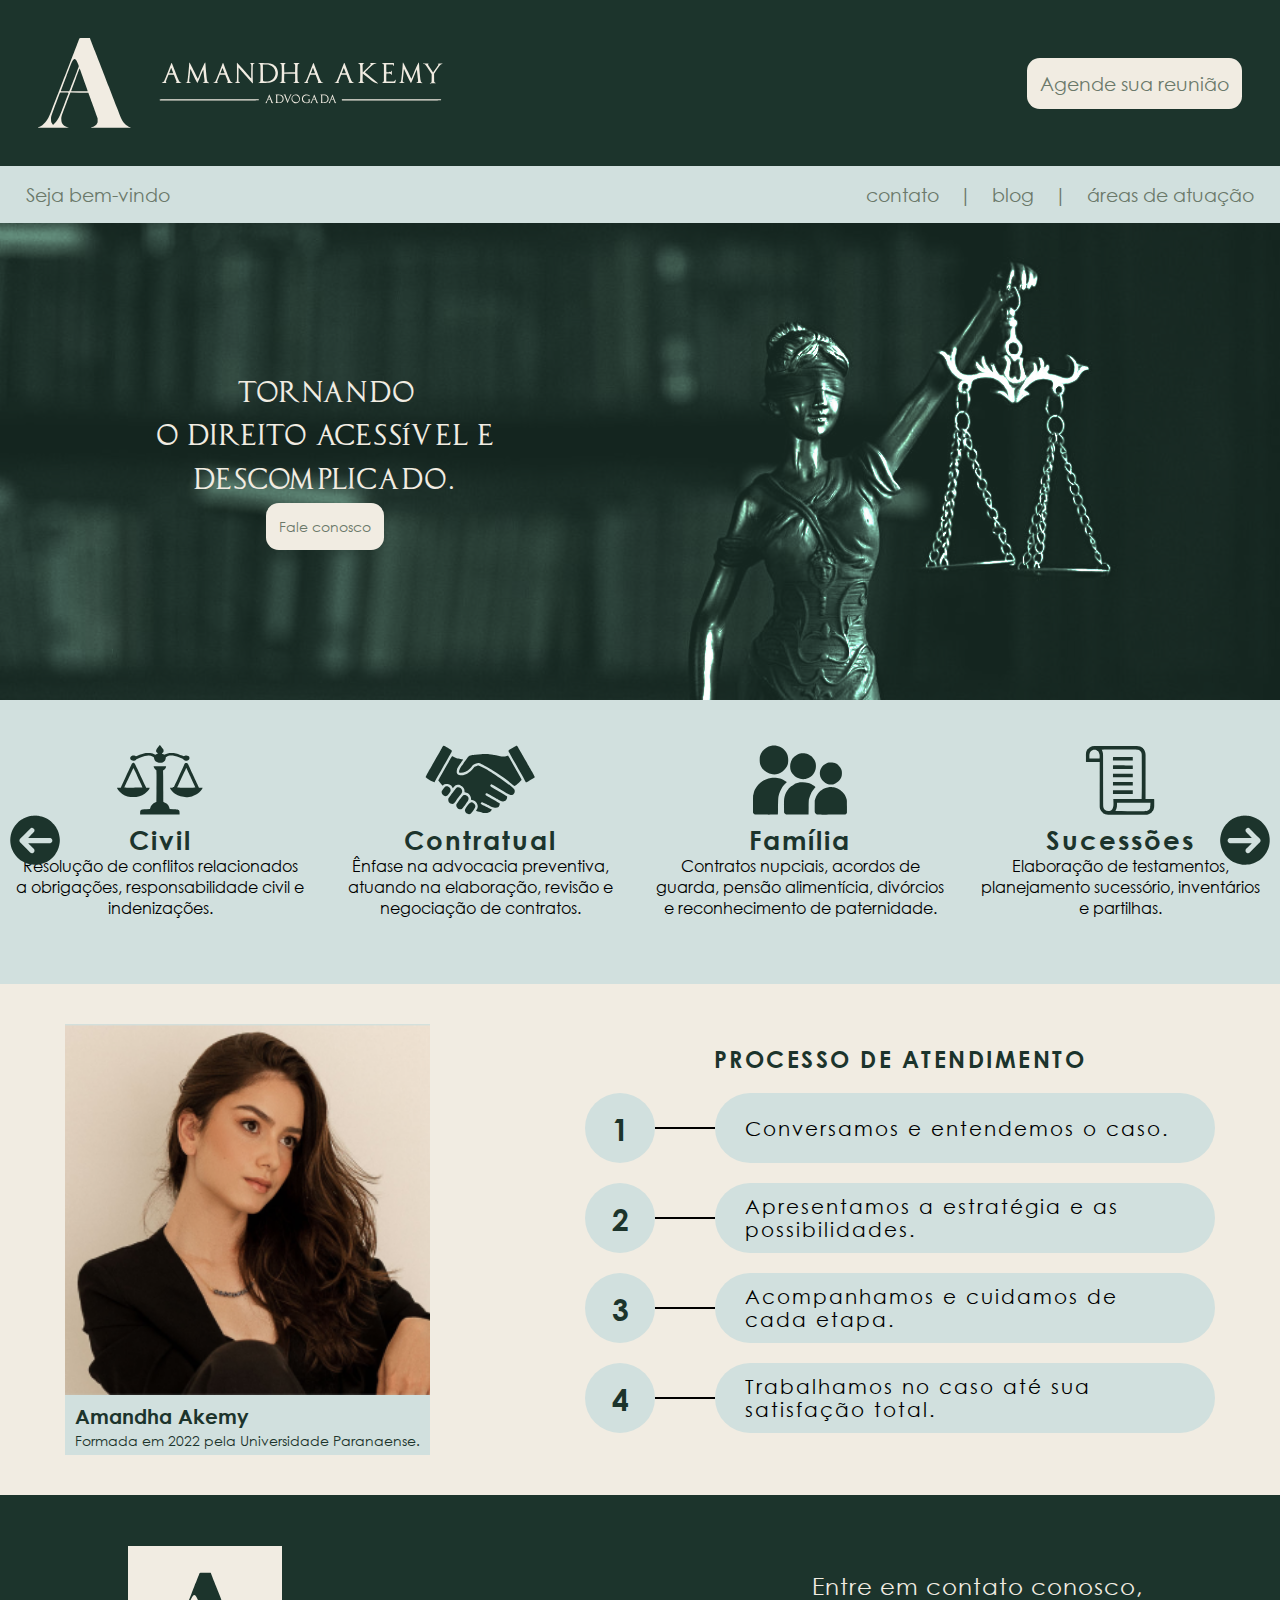
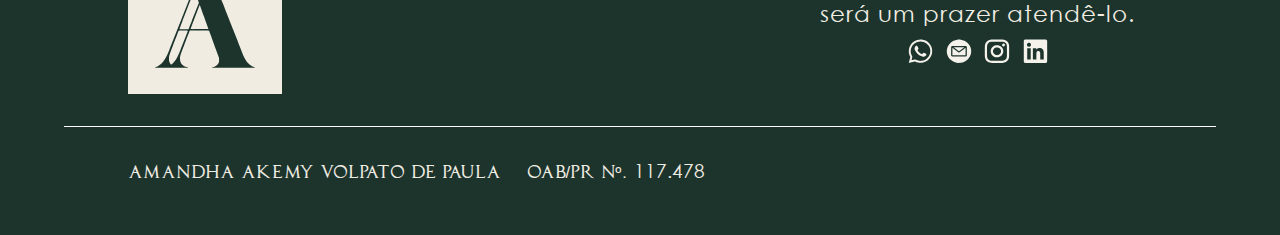
<file: index.html>
<!DOCTYPE html>
<html lang="en">
<head>
    <meta charset="UTF-8">
    <meta name="viewport" content="width=device-width, initial-scale=1.0">
    <meta name="description" content="Advogada atuante no Oeste do Paraná.">
    <title>Advogada Amandha Akemy</title>
    
    <link rel="stylesheet" href="global.css">
    <link rel="stylesheet" href="styles.css">

    <link rel="icon" href="/models/logos/A - Logo 16x16 round.svg" type="image/svg+xml">
    <link rel="icon" href="models/logos/A - Logo 16.png" sizes="16x16" type="image/png">
    <link rel="icon" href="models/logos/A - Logo 144.ico" type="image/x-icon">
    <link rel="icon" href="models/logos/A - Logo 32.png" sizes="32x32" type="image/png">
    <link rel="apple-touch-icon" sizes="180x180" href="models/logos/A - Logo 180.png">

</head>
<body>
    <header class="header">
        <img src="models/logos/Amadha Akemy - Advogada.svg" id="logoHeader">
        <button class="btn-hover"><a href="https://wa.me/5544998563353" target="_blank">Agende sua reunião</a></button>
    </header>
    <nav class="subheader">
        <div class="welcome-message">Seja bem-vindo</div>
        <ul>
            <li><a href="#contato">contato</a></li>
            <li>|</li>
            <li>blog</li>
            <li>|</li>
            <li><a href="#areas">áreas de atuação</a></li>
        </ul>
    </nav>
    <main class="content">
        <div class="conteiner-deusa">
            <div class="conteiner-frase-botao">
                <h1 class="frase-efeito">TORNANDO<br>O DIREITO ACESSÍVEL E DESCOMPLICADO.</h1>
                <button class="btn-hover"><a href="https://wa.me/5544998563353" target="_blank">Fale conosco</a></button>
            </div>
        </div>

        <div class="areas" id="areas">
            <button class="btn prev"><img src="models/icons/flecha.svg" alt=""></button>
            <button class="btn next"><img src="models/icons/flecha.svg" alt=""></button>
            <div class="conteiner-area">
                <img src="models/icons/civil.svg" alt="">
                <div class="typo-area">
                    <h2 class="nome-area">Civil</h2>
                    <p class="descricao-area">Resolução de conflitos relacionados a obrigações, responsabilidade civil e indenizações.</p>
                </div>
            </div>
            <div class="conteiner-area">
                <img src="models/icons/contratual.svg" alt="">
                <div class="typo-area">
                    <h2 class="nome-area">Contratual</h2>
                    <p class="descricao-area">Ênfase na advocacia preventiva, atuando na elaboração, revisão e negociação de contratos.</p>
                </div>
            </div>
            <div class="conteiner-area">
                <img src="models/icons/familia.svg" alt="">
                <div class="typo-area">
                    <h2 class="nome-area">Família</h2>
                    <p class="descricao-area">Contratos nupciais, acordos de guarda, pensão alimentícia, divórcios e reconhecimento de paternidade.</p>
                </div>
            </div>
            <div class="conteiner-area">
                <img src="models/icons/sucessoes.svg" alt="">
                <div class="typo-area">
                    <h2 class="nome-area">Sucessões</h2>
                    <p class="descricao-area">Elaboração de testamentos, planejamento sucessório, inventários e partilhas.</p>
                </div>
            </div>
            <div class="conteiner-area">
                <img src="models/icons/lampada ideia.svg" alt="">
                <div class="typo-area">
                    <h2 class="nome-area nome-area-menor">Propriedade Intelectual</h2>
                    <p class="descricao-area">Assessoria e registro de marcas, patentes e direitos autorais.</p>
                </div>
            </div>
            <div class="conteiner-area">
                <img src="models/icons/casinha.svg" alt="">
                <div class="typo-area">
                    <h2 class="nome-area">Direitos Reais</h2>
                    <p class="descricao-area">Ação de reintegração e manutenção de posse, usucapião, demarcação e divisão de terras, direitos de vizinhança, e outros.</p>
                </div>
            </div>
            <div class="conteiner-area">
                <img src="models/icons/consumidor.svg" alt="">
                <div class="typo-area">
                    <h2 class="nome-area">Consumidor</h2>
                    <p class="descricao-area">Proteção contra práticas abusivas, publicidade enganosa e vícios de produtos e serviços.</p>
                </div>
            </div>
            <div class="conteiner-area">
                <img src="models/icons/trabalhista.svg" alt="">
                <div class="typo-area">
                    <h2 class="nome-area">Trabalhista</h2>
                    <p class="descricao-area">Elaboração de contratos, resolução de conflitos trabalhistas e representação em processos judiciais e administrativos.</p>
                </div>
            </div>
        </div>
        <div class="conteiner-atendimento">
            <div class="conteiner-foto-info">
                <img src="models/images/Foto amandha.png" alt="">
                <div class="conteiner-info">
                    <h1>Amandha Akemy</h1>
                    <p>Formada em 2022 pela Universidade Paranaense.</p>
                </div>
            </div>
            <div class="passos-atendimento">
                <h3>PROCESSO DE ATENDIMENTO</h3>
                <div class="step-line">
                    <div class="conteiner-n"><p>1</p></div>
                    <hr>
                    <div class="step">Conversamos e entendemos o caso.</div>
                </div>
                <div class="step-line">
                    <div class="conteiner-n"><p>2</p></div>
                    <hr>
                    <div class="step">Apresentamos a estratégia e as possibilidades.</div>
                </div>
                <div class="step-line">
                    <div class="conteiner-n"><p>3</p></div>
                    <hr>
                    <div class="step">Acompanhamos e cuidamos de cada etapa.</div>
                </div>
                <div class="step-line">
                    <div class="conteiner-n"><p>4</p></div>
                    <hr>
                    <div class="step">Trabalhamos no caso até sua satisfação total.</div>
                </div>
            </div>
        </div>
    </main>
    <footer>
        <div class="logo-contato" id="contato">
            <div class="A-logo">
                <img src="models/logos/A - Amandha Akemy.svg" alt="letra A logo">
            </div>
            <div class="contato">
                <p id="">Entre em contato conosco, será um prazer atendê-lo.</p>
                <div class="social-media-icons">
                    <a href="https://wa.me/5544998563353" target="_blank"><img src="models/icons/whatsapp icon.svg" alt="whatsapp"></a>
                    <a href="mailto:amandhavolpato@gmail.com" target="_blank"><img src="models/icons/email icon.svg" alt=""></a>
                    <a href="https://www.instagram.com/amandhaakemy.adv/" target="_blank"><img src="models/icons/instagram icon.svg" alt=""></a>
                    <img src="models/icons/linkedin icon.svg" alt="">
                </div>
            </div>
        </div>
        <hr>
        <div class="informacoes-advogada">
            <p class="capitalist">Amandha Akemy Volpato de Paula</p>
            <p class="capitalist">OAB/PR Nº. <span id="n-oab">117.478</span></p>
        </div>
    </footer>

    <script src="js/botao_carrossel.js"></script>
</body>
</html>
</file>
<file: global.css>
@font-face {
    font-family: 'gothic-normal';
    src: url("fonts/CenturyGothic/CenturyGothic-normal.ttf") format("truetype"),
}
@font-face {
    font-family: 'capitalist';
    src: url("fonts/CapitalisTypOasis.ttf") format("truetype");
}


@font-face{
    font-family: 'gothic-bold';
    src: url("fonts/CenturyGothic/CenturyGothic-bold.TTF") format("truetype");
}

html {
    scroll-behavior: smooth;
}
a {
    text-decoration: none;
    color: inherit;
    background: none;
    border: none;
    font-size: inherit;
}

* {
    padding: 0;
    margin: 0;
    font-family: 'gothic-normal', sans-serif;
    font-weight: 100;
    border: none;
    font-size: 16px;
    box-sizing: border-box;
    list-style: none;
    text-decoration: none;
    color: inherit;
}



.frase-efeito{
    font-family: 'capitalist'
}

.oab-n {
    font-family: 'Times New Roman', Times, serif
}
</file>
<file: styles.css>
@font-face {
    font-family: 'gothic-normal';
    src: url("fonts/CenturyGothic/CenturyGothic-normal.ttf") format("truetype"),
}
@font-face {
    font-family: 'capitalist';
    src: url("fonts/CapitalisTypOasis.ttf") format("truetype");
}


@font-face{
    font-family: 'gothic-bold';
    src: url("fonts/CenturyGothic/CenturyGothic-bold.TTF") format("truetype");
}

:root{
    --verde-escuro: #1C342C;
    --verde-escuro-transparente: rgba(28, 52, 44, 0.5);
    --verde-escuro-pouco-transparente: rgba(28,52,44,0.8);
    --verde-bosta: #6B796A;
    --verde-claro: #D1E0DE;
    --verde-claro-transparente: rgba(209, 224, 222, 0.5);
    --amarelo-claro: #F1ECE2;
    --amarelo-claro-transparente: rgba(241, 236, 226, 0.5);
}

.header {
    padding: 3vw;
    display: flex;
    align-items: center;
    justify-content: space-between;
    gap: 30px;
    width: 100vw;
    height: auto;
    background-color: var(--verde-escuro);
}

#logoHeader{
    height: 7vw;
    width: auto;
}

.btn-hover {
    font-size: 1.5vw;
    color: var(--verde-bosta);
    background-color: var(--amarelo-claro);
    padding: 1.1vw 1vw;
    border-radius: 1vw;
    transition: transform 0.5s ease-in-out;
    border: none;
    cursor: pointer;
}


.btn-hover:hover{
    transform: scale(1.1);
}

.subheader{
    display: flex;
    justify-content: space-between;
    align-items: center;
    color: var(--verde-bosta);
    background-color: var(--verde-claro);
    padding: 1.3vw 2vw;
    min-height: 50px;

}

.subheader .welcome-message{
    font-size: 1.5vw;

}

.subheader ul{
    display: flex;
    gap: 20px;
}

.subheader ul li{
    font-size: 1.5vw;
}

.content{
    display: flex;
    flex-direction: column;
}

.conteiner-deusa{
    display: flex;
    flex-direction: column;
    background-image: url(models/images/deusa.jpg);
    background-size: cover;
    background-blend-mode: color-dodge;
    background-color: rgba(28,52,44,0.7);
}

.conteiner-frase-botao{
    display: flex;
    flex-direction: column;
    align-items: center;
    width: fit-content;
    padding: 150px 150px;
}

.frase-efeito{
    font-size: 2vw;
    max-width: 350px;
    text-align: center;
    line-height: 170%;
    letter-spacing: 10%;
    color: var(--amarelo-claro);
}
.conteiner-deusa button{
    width: fit-content;
    height: auto;
    font-size: 14px;
}


.areas{
    display: flex;
    position: relative;
    overflow: hidden;
    flex-wrap: nowrap;
    background-color: var(--verde-claro);
    padding: 45px 0;
}

.conteiner-area{
    display: flex;
    align-items: center;
    gap: 10px;
    flex-direction: column;
    transition: transform 0.5s ease-in-out;
    flex: 0 0 25%;
}


.conteiner-area img {
    height: 70px;
    width: fit-content;
    transition: transform 0.5s ease-in-out;
}

.typo-area{
    display: flex;
    flex-direction: column;
    text-align: center;
    align-items: center;
}

.nome-area{
    font-size: 2vw;
    font-family: 'gothic-bold';
    letter-spacing: 2px;
    color: var(--verde-escuro);
}

.nome-area-menor{
    font-size: 1.8vw;
}
.descricao-area{
    font-family: 'gothic-normal';
    text-align: center;
    width: 90%;
}

.conteiner-atendimento{
    display: flex;
    width: auto;
    background-color: var(--amarelo-claro);
    justify-content: space-between;
    align-items: center;
    gap: 50px;
    padding: 40px 65px;
}

.conteiner-foto-info{
    display: flex;
    flex-direction: column;
    background-color: var(--verde-claro);
    gap: 5px;
}

.conteiner-info{
    display: flex;
    flex-direction: column;
    padding: 5px 10px;
    gap: 3px;
    color: var(--verde-escuro);
}
.conteiner-info h1{
    font-size: 20px;
    font-family: 'gothic-bold';
}
.conteiner-info p{
    font-size: 14px;
    font-family: 'gothic-normal';
}

.passos-atendimento{
    display: flex;
    flex-direction: column;
    font-family: 'gothic-bold';
    gap: 20px;
    align-items: center;
    height: fit-content;
}
.passos-atendimento h3{
    font-family: 'gothic-bold';
    font-size: 23px;
    letter-spacing: 2.5px;
    color: var(--verde-escuro);
}

.step-line{
    display: flex;
    align-items: center;
}

.conteiner-n{
    display: flex;
    background-color: var(--verde-claro);
    align-items: center;
    justify-content: center;
    border-radius: 50px;
    width: 70px;
    height: 70px;
}
.conteiner-n p{
    font-size: 30px;
    font-family: 'gothic-bold';
    color: var(--verde-escuro);
}

.step-line hr{
    height: 2px;
    width: 60px;
    background-color: black;
}

.step{
    display: flex;
    background-color: var(--verde-claro);
    height: 70px;
    width: 500px;
    font-size: 20px;
    align-items: center;
    padding: 10px 30px;
    border-radius: 50px;
    letter-spacing: 2px;
    color: var();
}


.btn{
    display: inline-block;
    position: absolute; /* para que eu possa dizer onde o elemento irá ficar independente dos outros */
    top: 50%;
    z-index: 1;
    transform: translateY(-50%);
    cursor: pointer;
    background-color: transparent;
    padding: 10px;
}

.btn img{
    width: 50px;
    height: auto;
}
.next {
    right: 0px;
}

.prev {
    left: 0px;
}
.prev img{
    transform: scaleX(-1);
}
footer {
    display: flex;
    flex-direction: column;
    background-color: var(--verde-escuro);
    height: auto;
    color: var(--amarelo-claro);
    padding: 4vw 5vw;
    gap: 2.5vw;
}

.logo-contato{
    display: flex;
    align-items: center;
    width: 100%;
    justify-content: space-between;
    padding: 0 5vw;
}
.A-logo {
    display: flex;
    background-color: var(--amarelo-claro);
    width: auto;
    height: fit-content;
    padding: 2vw;
}

.A-logo img {
    width: 8vw;
}

.contato{
    display: flex;
    flex-direction: column;
    align-items: center;
    max-width: 34%;
    height: fit-content;
    gap: 1vw;
}
.contato p{
    font-size: 1.8vw;
    width: 100%;
    text-align: center;
    font-family: 'gothic-normal';
    letter-spacing: 1px;
}

.social-media-icons {
    display: flex;
    justify-content: center;
    gap: 1vw;
}
.social-media-icons img {
    width: 2vw;
    height: 2vw;
}
footer hr{
    height: 0.1vw;
    width: 100%;
    background-color: white;
}

.informacoes-advogada{
    display: flex;
    align-items: baseline;
    gap: 2vw;
    padding: 0 5vw;
}

.capitalist{
    font-family: 'capitalist', sans-serif;
    font-size: 1.3vw;
}

#n-oab {
    font-size: 1.5vw;
}
@media (max-width: 768px) {
    .header{
        justify-content: center;
    }

    #logoHeader{
        width: 70vw;
        height: auto;
    }
    header button {
        display: none;
        width: 120px;
    }
    .btn-hover {
        font-size: 16px;
        border-radius: 10px;
        padding: 2vw;
    }
    .subheader{
        padding: 3vw;
    }

    .subheader .welcome-message{
        font-size: 3.3vw;
        text-align: center;
    }

    .subheader ul{
        gap: 1vw;
    }

    .subheader ul li{
        font-size: 3.3vw;
    }
 
    .conteiner-deusa{
        background-size: cover;
        align-items: center;
    }

    .conteiner-frase-botao{
        padding: 20vw;
        gap: 4vw;
    }
    .frase-efeito{
        font-size: 3vw;
        max-width: 40vw;
    }
 
    .areas{
        flex-direction: column;
        align-items: center;
        gap: 10vw;
    }

    
    .typo-area{
        display: flex;
        flex-direction: column;
        align-items: center;
    }
    .nome-area{
        font-size: 5vw;
        
    }

    .conteiner-atendimento{
        flex-direction: column;
    }

    .conteiner-info p{
        font-size: 2.5vw;
    }
    .passos-atendimento{
        gap: 3vw;
    }
    .passos-atendimento h3{
        font-size: 3.5vw;
    }

    .conteiner-n{
        width: 10vw;
        height: 10vw;
    }
    .conteiner-n p{
        font-size: 5vw;
    }
    .step-line hr{
        width: 5vw;
        height: 1px;
    }
    .step{
        width: 75vw;
        height: 10vw;
        font-size: 3.3vw;
        padding: 3vw 6vw;
        letter-spacing: 0.25vw;
        line-height: 125%;
    }
    .btn{
        display: none;
    }
    .A-logo img {
        width: 15vw;
    }

    .contato{
        gap: 2.5vw;
        max-width: 60%;
    }
    .contato p{
        font-size: 3vw;
    }

    .social-media-icons{
        gap: 2.5vw;
    }
    .social-media-icons img{
        height: 7vw;
        width: 7vw;
    }
    .capitalist{
        font-size: 2vw;
    }
    #n-oab{
        font-size: 2vw;
    }
}
</file>
